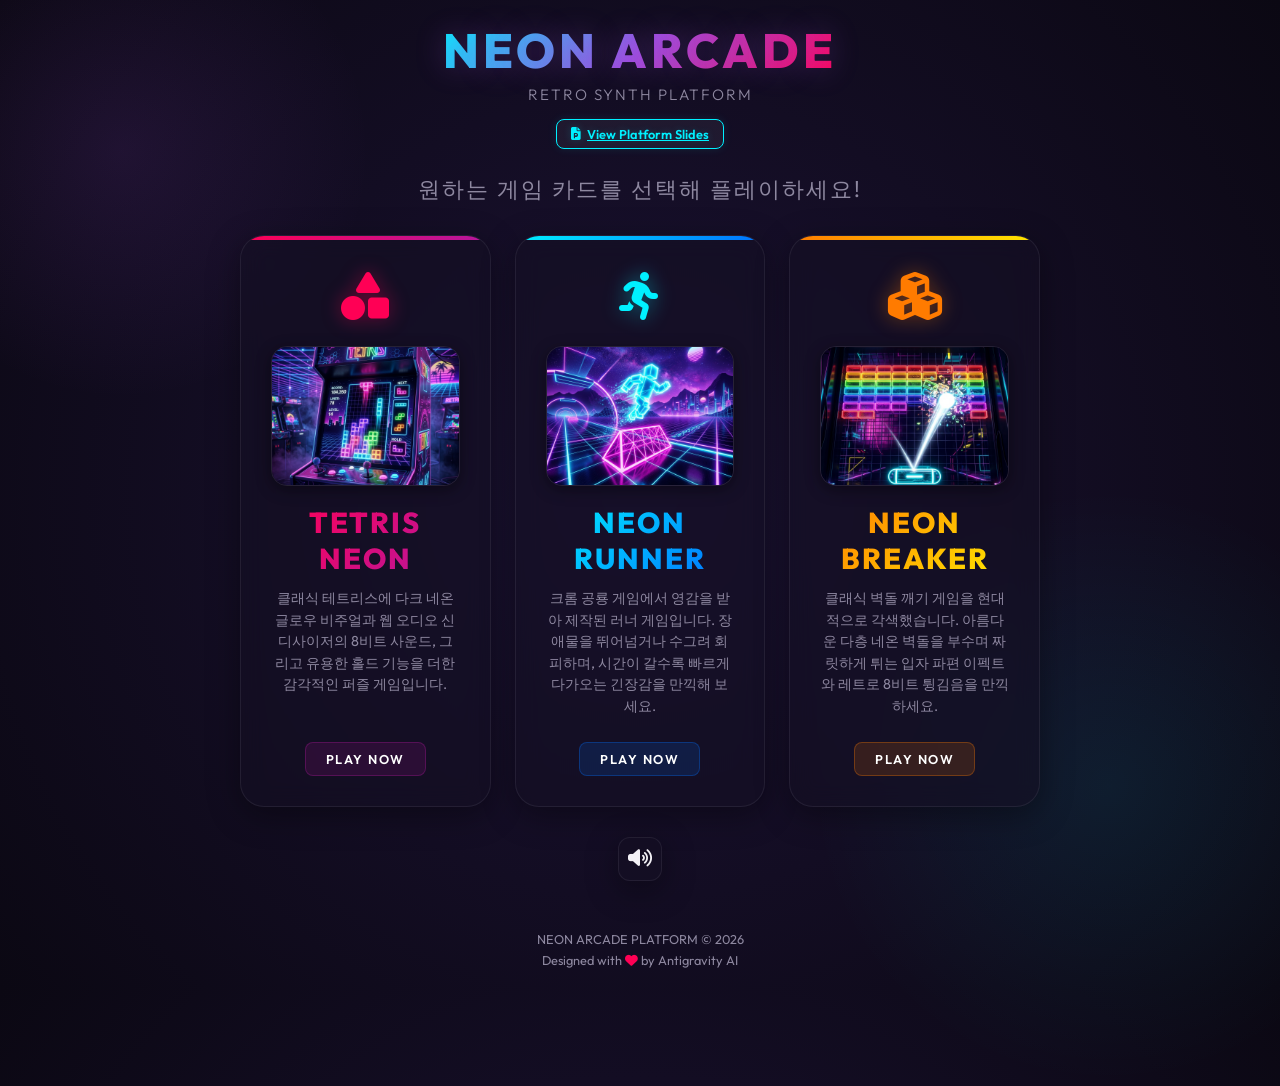
<file: index.html>
<!DOCTYPE html>
<html lang="ko">
<head>
  <meta charset="UTF-8">
  <meta name="viewport" content="width=device-width, initial-scale=1.0">
  <meta name="description" content="NEON ARCADE - HTML5, CSS3, JavaScript로 제작된 프리미엄 다크 네온 아케이드 게임 플랫폼입니다. 테트리스와 네온 러너 중 원하는 게임을 마음껏 선택해 즐기세요!">
  <meta name="keywords" content="테트리스, 러너 게임, 공룡게임, 웹게임, HTML5 게임, 무료게임, 네온 게임, 아케이드 플랫폼, retro arcade">
  <meta name="author" content="Antigravity Coding Assistant">
  
  <title>NEON ARCADE - Retro Game Platform</title>
  
  <!-- FontAwesome for Premium Icons -->
  <link rel="stylesheet" href="https://cdnjs.cloudflare.com/ajax/libs/font-awesome/6.4.0/css/all.min.css">
  
  <link rel="stylesheet" href="style.css">
</head>
<body>

  <div class="container">
    <header>
      <h1 id="main-title">Neon Arcade</h1>
      <div class="subtitle">Retro Synth Platform</div>
      <div style="margin-top: 15px;">
        <a href="slides.html" target="_blank" class="home-btn" style="display: inline-flex; border-color: var(--color-i); color: var(--color-i); text-shadow: 0 0 8px rgba(0, 240, 255, 0.2); box-shadow: 0 0 10px rgba(0, 240, 255, 0.1);"><i class="fa-solid fa-file-powerpoint"></i> View Platform Slides</a>
      </div>
    </header>

    <!-- ==================== 1. LOBBY SCREEN ==================== -->
    <div id="lobby-screen" class="screen active">
      <div class="lobby-title">원하는 게임 카드를 선택해 플레이하세요!</div>
      
      <div class="game-selection">
        <!-- Tetris Selection Card -->
        <div class="game-card tetris-card" id="select-tetris" role="button" aria-label="테트리스 네온 시작">
          <div class="card-icon"><i class="fa-solid fa-shapes"></i></div>
          <img src="tetris_preview.png" class="card-img" alt="Tetris Neon Preview">
          <h2 class="card-title">Tetris Neon</h2>
          <p class="card-desc">클래식 테트리스에 다크 네온 글로우 비주얼과 웹 오디오 신디사이저의 8비트 사운드, 그리고 유용한 홀드 기능을 더한 감각적인 퍼즐 게임입니다.</p>
          <button class="card-btn">Play Now</button>
        </div>

        <!-- Runner Selection Card -->
        <div class="game-card runner-card" id="select-runner" role="button" aria-label="네온 러너 시작">
          <div class="card-icon"><i class="fa-solid fa-person-running"></i></div>
          <img src="runner_preview.png" class="card-img" alt="Neon Runner Preview">
          <h2 class="card-title">Neon Runner</h2>
          <p class="card-desc">크롬 공룡 게임에서 영감을 받아 제작된 러너 게임입니다. 장애물을 뛰어넘거나 수그려 회피하며, 시간이 갈수록 빠르게 다가오는 긴장감을 만끽해 보세요.</p>
          <button class="card-btn">Play Now</button>
        </div>

        <!-- Breaker Selection Card -->
        <div class="game-card breaker-card" id="select-breaker" role="button" aria-label="네온 브레이커 시작">
          <div class="card-icon"><i class="fa-solid fa-cubes"></i></div>
          <img src="breaker_preview.png" class="card-img" alt="Neon Breaker Preview">
          <h2 class="card-title">Neon Breaker</h2>
          <p class="card-desc">클래식 벽돌 깨기 게임을 현대적으로 각색했습니다. 아름다운 다층 네온 벽돌을 부수며 짜릿하게 튀는 입자 파편 이펙트와 레트로 8비트 튕김음을 만끽하세요.</p>
          <button class="card-btn">Play Now</button>
        </div>
      </div>
    </div>

    <!-- ==================== 2. TETRIS SCREEN ==================== -->
    <div id="tetris-screen" class="screen">
      <!-- Game Navigation Bar -->
      <div class="game-header-bar">
        <div class="game-header-title" style="color: var(--color-z)"><i class="fa-solid fa-shapes"></i> Tetris Neon</div>
        <button class="home-btn" id="tetris-home-btn"><i class="fa-solid fa-house"></i> Lobby</button>
      </div>

      <main class="game-interface">
        <!-- Left Side Panel (Hold & Controls) -->
        <section class="side-panel">
          <div class="panel-section" id="hold-section">
            <h2 class="panel-title">Hold</h2>
            <canvas id="hold-canvas" class="sub-canvas" width="96" height="96"></canvas>
          </div>
          
          <div class="panel-section" id="controls-section">
            <h2 class="panel-title">Controls</h2>
            <div class="controls-guide">
              <div class="control-item">
                <span>이동 (Move)</span>
                <div>
                  <span class="key-badge">←</span> <span class="key-badge">→</span>
                </div>
              </div>
              <div class="control-item">
                <span>소프트 드롭</span>
                <span class="key-badge">↓</span>
              </div>
              <div class="control-item">
                <span>하드 드롭</span>
                <span class="key-badge">Space</span>
              </div>
              <div class="control-item">
                <span>회전 (Rotate)</span>
                <span class="key-badge">↑</span>
              </div>
              <div class="control-item">
                <span>홀드 (Hold)</span>
                <span class="key-badge">C</span>
              </div>
              <div class="control-item">
                <span>일시정지</span>
                <div>
                  <span class="key-badge">P</span> <span class="key-badge">Esc</span>
                </div>
              </div>
            </div>
          </div>
        </section>

        <!-- Center Board Area -->
        <section class="board-container" id="board-wrapper">
          <canvas id="tetris-board" width="300" height="600" tabindex="0"></canvas>
          
          <div id="flash-overlay" class="line-clear-flash"></div>

          <!-- Overlays -->
          <div id="start-overlay" class="board-overlay active">
            <div class="overlay-content">
              <h2 class="overlay-title">Ready?</h2>
              <p class="overlay-score">네온 비주얼과 사운드로 즐기는 테트리스 퍼즐!</p>
              <button id="start-btn" class="btn">Start Game</button>
            </div>
          </div>

          <div id="pause-overlay" class="board-overlay">
            <div class="overlay-content">
              <h2 class="overlay-title">Paused</h2>
              <p class="overlay-score">게임이 일시 정지되었습니다.</p>
              <button id="resume-btn" class="btn">Resume</button>
            </div>
          </div>

          <div id="gameover-overlay" class="board-overlay">
            <div class="overlay-content">
              <h2 class="overlay-title game-over-title">Game Over</h2>
              <p class="overlay-score">최종 점수: <strong id="final-score">0</strong></p>
              <button id="restart-btn" class="btn">Play Again</button>
            </div>
          </div>
        </section>

        <!-- Right Side Panel (Next & Score) -->
        <section class="side-panel">
          <div class="panel-section" id="next-section">
            <h2 class="panel-title">Next</h2>
            <canvas id="next-canvas" class="sub-canvas" width="96" height="96"></canvas>
          </div>

          <div class="panel-section" id="score-section">
            <h2 class="panel-title">Scoreboard</h2>
            <div style="width: 100%; display: flex; flex-direction: column; gap: 12px;">
              <div>
                <div class="panel-title" style="border:none; margin:0; padding:0; font-size:0.7rem;">Score</div>
                <div id="score" class="value-display">0</div>
              </div>
              <div>
                <div class="panel-title" style="border:none; margin:0; padding:0; font-size:0.7rem;">High Score</div>
                <div id="high-score" class="value-display high-score-val">0</div>
              </div>
              <div style="display: flex; justify-content: space-between; border-top: 1px solid rgba(255,255,255,0.05); padding-top: 10px;">
                <div style="text-align: left;">
                  <div class="panel-title" style="border:none; margin:0; padding:0; font-size:0.7rem;">Level</div>
                  <div id="level" class="value-display" style="font-size: 1.2rem;">1</div>
                </div>
                <div style="text-align: right;">
                  <div class="panel-title" style="border:none; margin:0; padding:0; font-size:0.7rem;">Lines</div>
                  <div id="lines" class="value-display" style="font-size: 1.2rem;">0</div>
                </div>
              </div>
            </div>
          </div>
        </section>
      </main>
    </div>

    <!-- ==================== 3. RUNNER SCREEN ==================== -->
    <div id="runner-screen" class="screen">
      <!-- Game Navigation Bar -->
      <div class="game-header-bar">
        <div class="game-header-title" style="color: var(--color-i)"><i class="fa-solid fa-person-running"></i> Neon Runner</div>
        <button class="home-btn" id="runner-home-btn"><i class="fa-solid fa-house"></i> Lobby</button>
      </div>

      <main class="runner-interface">
        <!-- Left Side Runner Canvas -->
        <section class="runner-board-wrapper" id="runner-wrapper">
          <canvas id="runner-board" width="640" height="300" tabindex="0"></canvas>
          
          <!-- Overlays -->
          <div id="runner-start-overlay" class="board-overlay active">
            <div class="overlay-content">
              <h2 class="overlay-title runner-title">Neon Runner</h2>
              <p class="overlay-score">장애물을 피하고 한계 너머로 질주하세요!</p>
              <button id="runner-start-btn" class="btn">Start Run</button>
            </div>
          </div>

          <div id="runner-gameover-overlay" class="board-overlay">
            <div class="overlay-content">
              <h2 class="overlay-title game-over-title">Crashed</h2>
              <p class="overlay-score">최종 거리: <strong id="runner-final-score">0</strong> m</p>
              <button id="runner-restart-btn" class="btn">Run Again</button>
            </div>
          </div>
        </section>

        <!-- Right Side Panel (Score & Controls) -->
        <section class="side-panel">
          <div class="panel-section">
            <h2 class="panel-title">Runner Panel</h2>
            <div style="width: 100%; display: flex; flex-direction: column; gap: 16px;">
              <div>
                <div class="panel-title" style="border:none; margin:0; padding:0; font-size:0.7rem;">Distance</div>
                <div id="runner-score" class="value-display">0 m</div>
              </div>
              <div>
                <div class="panel-title" style="border:none; margin:0; padding:0; font-size:0.7rem;">Max Distance</div>
                <div id="runner-high-score" class="value-display runner-high-score-val">0 m</div>
              </div>
            </div>
          </div>

          <div class="panel-section">
            <h2 class="panel-title">Controls</h2>
            <div class="controls-guide">
              <div class="control-item">
                <span>점프 (Jump)</span>
                <div>
                  <span class="key-badge">Space</span> <span class="key-badge">↑</span>
                </div>
              </div>
              <div class="control-item">
                <span>수그리기 (Slide)</span>
                <div>
                  <span class="key-badge">↓</span> <span class="key-badge">S</span>
                </div>
              </div>
              <div class="control-item" style="border:none;">
                <span style="color: var(--text-muted); font-size: 0.7rem;">* 점프 키는 모바일/마우스 화면 터치로도 작동합니다.</span>
              </div>
            </div>
          </div>
        </section>
      </main>
    </div>

    <!-- ==================== 4. BREAKER SCREEN ==================== -->
    <div id="breaker-screen" class="screen">
      <!-- Game Navigation Bar -->
      <div class="game-header-bar">
        <div class="game-header-title" style="color: var(--color-l)"><i class="fa-solid fa-cubes"></i> Neon Breaker</div>
        <button class="home-btn" id="breaker-home-btn"><i class="fa-solid fa-house"></i> Lobby</button>
      </div>

      <main class="runner-interface" style="grid-template-columns: minmax(320px, 400px) 220px; justify-content: center;">
        <!-- Left Side Breaker Canvas (400x500) -->
        <section class="runner-board-wrapper" id="breaker-wrapper" style="box-shadow: 0 20px 40px rgba(0, 0, 0, 0.5), 0 0 30px rgba(255, 123, 0, 0.15); border-color: rgba(255, 123, 0, 0.2); width:100%; max-width:400px;">
          <canvas id="breaker-board" width="400" height="500" tabindex="0" style="display:block; width:100%; height:auto; background:rgba(8, 5, 15, 0.95); outline:none;"></canvas>
          
          <!-- Overlays -->
          <div id="breaker-start-overlay" class="board-overlay active">
            <div class="overlay-content">
              <h2 class="overlay-title" style="background: linear-gradient(to right, var(--color-l), var(--color-o)); -webkit-background-clip: text; -webkit-text-fill-color: transparent;">Neon Breaker</h2>
              <p class="overlay-score">패들을 제어해 공을 튕겨 네온 벽돌을 모두 부수세요!</p>
              <button id="breaker-start-btn" class="btn" style="background: linear-gradient(135deg, var(--color-l) 0%, #ff5500 100%); box-shadow: 0 4px 15px rgba(255, 123, 0, 0.3);">Start Break</button>
            </div>
          </div>

          <div id="breaker-gameover-overlay" class="board-overlay">
            <div class="overlay-content">
              <h2 class="overlay-title game-over-title">Failed</h2>
              <p class="overlay-score">최종 점수: <strong id="breaker-final-score">0</strong></p>
              <button id="breaker-restart-btn" class="btn" style="background: linear-gradient(135deg, var(--color-l) 0%, #ff5500 100%);">Try Again</button>
            </div>
          </div>

          <div id="breaker-clear-overlay" class="board-overlay">
            <div class="overlay-content">
              <h2 class="overlay-title" style="background: linear-gradient(to right, #00ff66, #00f0ff); -webkit-background-clip: text; -webkit-text-fill-color: transparent;">Stage Clear!</h2>
              <p class="overlay-score" style="color:#00ff66; margin-bottom: 10px;">축하합니다! 완벽하게 클리어했습니다.</p>
              <p class="overlay-score">최종 점수: <strong id="breaker-clear-score">0</strong></p>
              <button id="breaker-clear-btn" class="btn" style="background: linear-gradient(135deg, #00ff66 0%, #00a844 100%); box-shadow: 0 4px 15px rgba(0, 255, 102, 0.3);">Play Again</button>
            </div>
          </div>
        </section>

        <!-- Right Side Panel (Score & Controls) -->
        <section class="side-panel">
          <div class="panel-section">
            <h2 class="panel-title">Game Info</h2>
            <div style="width: 100%; display: flex; flex-direction: column; gap: 16px;">
              <div>
                <div class="panel-title" style="border:none; margin:0; padding:0; font-size:0.7rem;">Score</div>
                <div id="breaker-score" class="value-display">0</div>
              </div>
              <div>
                <div class="panel-title" style="border:none; margin:0; padding:0; font-size:0.7rem;">High Score</div>
                <div id="breaker-high-score" class="value-display" style="color: var(--color-l); text-shadow: 0 0 10px rgba(255, 123, 0, 0.3);">0</div>
              </div>
              <div style="border-top: 1px solid rgba(255,255,255,0.05); padding-top: 10px;">
                <div class="panel-title" style="border:none; margin:0; padding:0; font-size:0.7rem;">Lives</div>
                <div id="breaker-lives" class="value-display" style="color: var(--color-z); text-shadow: 0 0 10px rgba(255, 0, 85, 0.3);">❤️ ❤️ ❤️</div>
              </div>
            </div>
          </div>

          <div class="panel-section">
            <h2 class="panel-title">Controls</h2>
            <div class="controls-guide">
              <div class="control-item">
                <span>패들 이동 (Move)</span>
                <div>
                  <span class="key-badge">←</span> <span class="key-badge">→</span>
                </div>
              </div>
              <div class="control-item" style="border:none; padding-top:6px;">
                <span style="color: var(--text-muted); font-size: 0.65rem; line-height: 1.3; display:block;">* 마우스 커서의 움직임으로도 패들이 유연하게 반응합니다.</span>
              </div>
            </div>
          </div>
        </section>
      </main>
    </div>

    <!-- Global Sound Toggle Control -->
    <div class="control-bar">
      <button id="mute-btn" class="icon-btn" title="전체 사운드 토글" aria-label="전체 사운드 토글">
        <i class="fa-solid fa-volume-high" id="mute-icon"></i>
      </button>
    </div>

    <footer>
      <span>NEON ARCADE PLATFORM &copy; 2026</span>
      <span>Designed with <i class="fa-solid fa-heart" style="color: var(--color-z)"></i> by Antigravity AI</span>
    </footer>
  </div>

  <!-- Game Scripts -->
  <script src="audio.js"></script>
  <script src="tetris.js"></script>
  <script src="runner.js"></script>
  <script src="breaker.js"></script>
  <script src="platform.js"></script>
</body>
</html>
</file>
<file: style.css>
/* style.css */
@import url('https://fonts.googleapis.com/css2?family=Outfit:wght@300;400;600;800&display=swap');

:root {
  --bg-primary: #0b0813;
  --bg-secondary: #140f24;
  --text-main: #f3f1f6;
  --text-muted: #8e88a0;
  --primary: #9d4edd;
  --primary-glow: rgba(157, 78, 221, 0.4);
  --accent: #3c096c;
  --glass-bg: rgba(20, 15, 36, 0.6);
  --glass-border: rgba(255, 255, 255, 0.07);
  --glass-glow: 0 8px 32px 0 rgba(0, 0, 0, 0.37);
  
  /* Neon Accent Colors */
  --color-i: #00f0ff; /* Cyan */
  --color-o: #ffe600; /* Yellow */
  --color-t: #b5179e; /* Purple */
  --color-s: #38b000; /* Green */
  --color-z: #ff0055; /* Pink/Red */
  --color-j: #0072ff; /* Blue */
  --color-l: #ff7b00; /* Orange */
}

* {
  box-sizing: border-box;
  margin: 0;
  padding: 0;
  user-select: none;
}

body {
  font-family: 'Outfit', -apple-system, BlinkMacSystemFont, "Segoe UI", Roboto, sans-serif;
  background: radial-gradient(circle at center, #1b1233 0%, var(--bg-primary) 100%);
  color: var(--text-main);
  min-height: 100vh;
  display: flex;
  flex-direction: column;
  align-items: center;
  justify-content: center;
  overflow-x: hidden;
  position: relative;
}

/* Background elements for depth */
body::before {
  content: '';
  position: absolute;
  width: 500px;
  height: 500px;
  background: radial-gradient(circle, rgba(157, 78, 221, 0.12) 0%, rgba(0,0,0,0) 70%);
  top: -10%;
  left: -10%;
  z-index: -1;
  pointer-events: none;
}

body::after {
  content: '';
  position: absolute;
  width: 600px;
  height: 600px;
  background: radial-gradient(circle, rgba(0, 240, 255, 0.08) 0%, rgba(0,0,0,0) 70%);
  bottom: -10%;
  right: -10%;
  z-index: -1;
  pointer-events: none;
}

.container {
  display: flex;
  flex-direction: column;
  align-items: center;
  gap: 20px;
  width: 100%;
  max-width: 950px;
  padding: 20px;
  z-index: 1;
}

/* Header design */
header {
  text-align: center;
  margin-bottom: 5px;
}

h1 {
  font-size: 3rem;
  font-weight: 800;
  letter-spacing: 4px;
  background: linear-gradient(135deg, var(--color-i) 0%, var(--primary) 50%, var(--color-z) 100%);
  -webkit-background-clip: text;
  -webkit-text-fill-color: transparent;
  text-shadow: 0 0 30px rgba(157, 78, 221, 0.3);
  margin-bottom: 5px;
  text-transform: uppercase;
}

.subtitle {
  font-size: 0.95rem;
  color: var(--text-muted);
  font-weight: 300;
  letter-spacing: 2px;
  text-transform: uppercase;
}

/* Multi-Screen Structure */
.screen {
  display: none;
  width: 100%;
  opacity: 0;
  transform: translateY(10px);
  transition: opacity 0.4s cubic-bezier(0.25, 0.8, 0.25, 1), transform 0.4s cubic-bezier(0.25, 0.8, 0.25, 1);
}

.screen.active {
  display: block;
  opacity: 1;
  transform: translateY(0);
}

/* --- LOBBY SCREEN (GAME SELECTION) --- */
#lobby-screen {
  max-width: 800px;
  margin: 0 auto;
}

.lobby-title {
  text-align: center;
  font-size: 1.4rem;
  color: var(--text-muted);
  margin-bottom: 30px;
  font-weight: 400;
  letter-spacing: 2px;
}

.game-selection {
  display: grid;
  grid-template-columns: repeat(3, 1fr);
  gap: 24px;
  width: 100%;
}

@media (max-width: 900px) {
  .game-selection {
    grid-template-columns: 1fr 1fr;
    gap: 20px;
  }
}

@media (max-width: 640px) {
  .game-selection {
    grid-template-columns: 1fr;
    gap: 16px;
  }
}

.game-card {
  background: var(--glass-bg);
  border: 1px solid var(--glass-border);
  border-radius: 24px;
  padding: 30px;
  text-align: center;
  box-shadow: var(--glass-glow);
  backdrop-filter: blur(12px);
  -webkit-backdrop-filter: blur(12px);
  cursor: pointer;
  transition: all 0.3s cubic-bezier(0.25, 0.8, 0.25, 1);
  display: flex;
  flex-direction: column;
  align-items: center;
  position: relative;
  overflow: hidden;
}

/* Accent neon borders for cards */
.game-card::before {
  content: '';
  position: absolute;
  top: 0;
  left: 0;
  width: 100%;
  height: 4px;
  transition: all 0.3s;
}

.game-card.tetris-card::before {
  background: linear-gradient(90deg, var(--color-z), var(--color-t));
}

.game-card.runner-card::before {
  background: linear-gradient(90deg, var(--color-i), var(--color-j));
}

.card-icon {
  font-size: 3rem;
  margin-bottom: 20px;
  transition: transform 0.3s;
}

.game-card.tetris-card .card-icon {
  color: var(--color-z);
  text-shadow: 0 0 20px rgba(255, 0, 85, 0.4);
}

.game-card.runner-card .card-icon {
  color: var(--color-i);
  text-shadow: 0 0 20px rgba(0, 240, 255, 0.4);
}

.card-title {
  font-size: 1.8rem;
  font-weight: 800;
  letter-spacing: 2px;
  margin-bottom: 12px;
  text-transform: uppercase;
}

.game-card.tetris-card .card-title {
  background: linear-gradient(135deg, #ff0055, #b5179e);
  -webkit-background-clip: text;
  -webkit-text-fill-color: transparent;
}

.game-card.runner-card .card-title {
  background: linear-gradient(135deg, #00f0ff, #0072ff);
  -webkit-background-clip: text;
  -webkit-text-fill-color: transparent;
}

.card-desc {
  font-size: 0.9rem;
  color: var(--text-muted);
  line-height: 1.5;
  margin-bottom: 24px;
  flex-grow: 1;
}

.card-img {
  width: 100%;
  height: 140px;
  object-fit: cover;
  border-radius: 16px;
  margin-bottom: 18px;
  border: 1px solid rgba(255, 255, 255, 0.08);
  box-shadow: 0 4px 15px rgba(0, 0, 0, 0.4);
  transition: transform 0.3s;
}

.game-card:hover .card-img {
  transform: scale(1.03);
}

.game-card:hover {
  transform: translateY(-8px);
  border-color: rgba(255, 255, 255, 0.15);
}

.game-card.tetris-card:hover {
  box-shadow: 0 15px 35px rgba(181, 23, 158, 0.2), 0 0 20px rgba(255, 0, 85, 0.1);
}

.game-card.runner-card:hover {
  box-shadow: 0 15px 35px rgba(0, 114, 255, 0.2), 0 0 20px rgba(0, 240, 255, 0.1);
}

.game-card:hover .card-icon {
  transform: scale(1.15) rotate(3deg);
}

/* Play Now button inside card */
.card-btn {
  font-family: 'Outfit', sans-serif;
  font-weight: 600;
  font-size: 0.8rem;
  letter-spacing: 1.5px;
  text-transform: uppercase;
  color: #fff;
  border: none;
  border-radius: 8px;
  padding: 8px 20px;
  cursor: pointer;
  transition: all 0.2s;
}

.game-card.tetris-card .card-btn {
  background: rgba(181, 23, 158, 0.15);
  border: 1px solid rgba(181, 23, 158, 0.3);
}

.game-card.tetris-card:hover .card-btn {
  background: linear-gradient(135deg, #ff0055, #b5179e);
  box-shadow: 0 4px 15px rgba(255, 0, 85, 0.4);
}

.game-card.runner-card .card-btn {
  background: rgba(0, 114, 255, 0.15);
  border: 1px solid rgba(0, 114, 255, 0.3);
}

.game-card.runner-card:hover .card-btn {
  background: linear-gradient(135deg, #00f0ff, #0072ff);
  box-shadow: 0 4px 15px rgba(0, 240, 255, 0.4);
}

/* Header bar for game screens */
.game-header-bar {
  display: flex;
  justify-content: space-between;
  align-items: center;
  width: 100%;
  margin-bottom: 20px;
  background: var(--glass-bg);
  border: 1px solid var(--glass-border);
  border-radius: 16px;
  padding: 10px 20px;
  box-shadow: var(--glass-glow);
  backdrop-filter: blur(8px);
}

.game-header-title {
  font-size: 1.3rem;
  font-weight: 800;
  text-transform: uppercase;
  letter-spacing: 1.5px;
}

.game-header-title i {
  margin-right: 8px;
}

.home-btn {
  background: rgba(255, 255, 255, 0.05);
  border: 1px solid rgba(255, 255, 255, 0.1);
  color: var(--text-main);
  border-radius: 8px;
  padding: 6px 14px;
  font-family: 'Outfit', sans-serif;
  font-size: 0.8rem;
  font-weight: 600;
  display: flex;
  align-items: center;
  gap: 6px;
  cursor: pointer;
  transition: all 0.2s;
}

.home-btn:hover {
  background: rgba(255, 255, 255, 0.15);
  color: #fff;
  border-color: rgba(255, 255, 255, 0.2);
  transform: translateY(-1px);
}

/* --- TETRIS SCREEN SPECIFICS --- */
.game-interface {
  display: grid;
  grid-template-columns: 180px 320px 180px;
  gap: 24px;
  align-items: start;
  justify-content: center;
}

@media (max-width: 768px) {
  .game-interface {
    grid-template-columns: 1fr;
    gap: 16px;
  }
  
  .side-panel {
    display: flex;
    flex-direction: row !important;
    justify-content: space-between;
    width: 320px;
    margin: 0 auto;
  }

  .panel-section {
    flex: 1;
    margin: 0 !important;
  }
}

/* Common Panel Styling (Glassmorphism) */
.side-panel {
  display: flex;
  flex-direction: column;
  gap: 16px;
}

.panel-section {
  background: var(--glass-bg);
  border: 1px solid var(--glass-border);
  border-radius: 16px;
  padding: 16px;
  box-shadow: var(--glass-glow);
  backdrop-filter: blur(12px);
  -webkit-backdrop-filter: blur(12px);
  transition: transform 0.3s cubic-bezier(0.25, 0.8, 0.25, 1), border-color 0.3s;
  display: flex;
  flex-direction: column;
  align-items: center;
  text-align: center;
}

.panel-section:hover {
  transform: translateY(-2px);
  border-color: rgba(255, 255, 255, 0.15);
}

.panel-title {
  font-size: 0.8rem;
  font-weight: 600;
  text-transform: uppercase;
  color: var(--text-muted);
  letter-spacing: 1.5px;
  margin-bottom: 10px;
  width: 100%;
  border-bottom: 1px solid rgba(255, 255, 255, 0.05);
  padding-bottom: 6px;
}

/* Display values styling */
.value-display {
  font-size: 1.8rem;
  font-weight: 800;
  font-family: 'Outfit', sans-serif;
  color: #fff;
  text-shadow: 0 0 10px rgba(255, 255, 255, 0.2);
}

.high-score-val {
  color: var(--color-o);
  text-shadow: 0 0 10px rgba(255, 230, 0, 0.3);
}

.runner-high-score-val {
  color: var(--color-i);
  text-shadow: 0 0 10px rgba(0, 240, 255, 0.3);
}

/* Preview / Hold Canvas Styles */
.sub-canvas {
  background: rgba(0, 0, 0, 0.3);
  border-radius: 8px;
  border: 1px solid rgba(255, 255, 255, 0.05);
}

/* Center Board Styling */
.board-container {
  position: relative;
  border-radius: 20px;
  overflow: hidden;
  background: var(--glass-bg);
  border: 2px solid var(--glass-border);
  box-shadow: 0 20px 40px rgba(0, 0, 0, 0.5), 0 0 30px rgba(157, 78, 221, 0.15);
  backdrop-filter: blur(16px);
  -webkit-backdrop-filter: blur(16px);
}

#tetris-board {
  display: block;
  background: rgba(8, 5, 15, 0.95);
  outline: none;
}

/* Overlay Menus (Start, Pause, Game Over) */
.board-overlay {
  position: absolute;
  top: 0;
  left: 0;
  width: 100%;
  height: 100%;
  background: rgba(11, 8, 19, 0.85);
  backdrop-filter: blur(8px);
  -webkit-backdrop-filter: blur(8px);
  display: flex;
  flex-direction: column;
  align-items: center;
  justify-content: center;
  z-index: 5;
  opacity: 0;
  pointer-events: none;
  transition: opacity 0.4s cubic-bezier(0.25, 0.8, 0.25, 1);
}

.board-overlay.active {
  opacity: 1;
  pointer-events: auto;
}

.overlay-content {
  text-align: center;
  padding: 30px;
  border-radius: 20px;
  background: rgba(20, 15, 36, 0.9);
  border: 1px solid rgba(255, 255, 255, 0.1);
  box-shadow: 0 10px 30px rgba(0, 0, 0, 0.5);
  transform: scale(0.9);
  transition: transform 0.4s cubic-bezier(0.25, 0.8, 0.25, 1);
}

.board-overlay.active .overlay-content {
  transform: scale(1);
}

.overlay-title {
  font-size: 2rem;
  font-weight: 800;
  margin-bottom: 15px;
  text-transform: uppercase;
  letter-spacing: 2px;
}

.overlay-title.game-over-title {
  background: linear-gradient(to right, var(--color-z), #ff8800);
  -webkit-background-clip: text;
  -webkit-text-fill-color: transparent;
}

.overlay-title.runner-title {
  background: linear-gradient(to right, var(--color-i), var(--color-j));
  -webkit-background-clip: text;
  -webkit-text-fill-color: transparent;
}

.overlay-score {
  font-size: 1.1rem;
  color: var(--text-muted);
  margin-bottom: 25px;
}

.overlay-score strong {
  color: #fff;
  font-size: 1.5rem;
}

/* --- RUNNER SCREEN SPECIFICS --- */
.runner-interface {
  display: grid;
  grid-template-columns: 640px 220px;
  gap: 24px;
  justify-content: center;
  align-items: start;
}

@media (max-width: 900px) {
  .runner-interface {
    grid-template-columns: 1fr;
  }
}

.runner-board-wrapper {
  position: relative;
  border-radius: 20px;
  overflow: hidden;
  background: var(--glass-bg);
  border: 2px solid var(--glass-border);
  box-shadow: 0 20px 40px rgba(0, 0, 0, 0.5), 0 0 30px rgba(0, 240, 255, 0.15);
  backdrop-filter: blur(16px);
  -webkit-backdrop-filter: blur(16px);
  width: 100%;
}

#runner-board {
  display: block;
  background: rgba(8, 5, 15, 0.95);
  outline: none;
  width: 100%;
  height: auto;
}

/* Custom Styled Buttons */
.btn {
  font-family: 'Outfit', sans-serif;
  font-weight: 600;
  font-size: 0.95rem;
  letter-spacing: 1.5px;
  text-transform: uppercase;
  color: #fff;
  background: linear-gradient(135deg, var(--primary) 0%, var(--accent) 100%);
  border: none;
  border-radius: 12px;
  padding: 12px 28px;
  cursor: pointer;
  box-shadow: 0 4px 15px rgba(157, 78, 221, 0.3), inset 0 1px rgba(255, 255, 255, 0.2);
  transition: all 0.2s cubic-bezier(0.25, 0.8, 0.25, 1);
  position: relative;
  overflow: hidden;
}

.btn::after {
  content: '';
  position: absolute;
  top: 0;
  left: -50%;
  width: 200%;
  height: 100%;
  background: linear-gradient(to right, rgba(255, 255, 255, 0) 0%, rgba(255, 255, 255, 0.15) 50%, rgba(255, 255, 255, 0) 100%);
  transform: skewX(-25deg);
  transition: 0.75s;
}

.btn:hover::after {
  left: 125%;
}

.btn:hover {
  transform: translateY(-2px);
  box-shadow: 0 6px 20px rgba(157, 78, 221, 0.5), 0 0 15px rgba(255, 255, 255, 0.1);
  background: linear-gradient(135deg, #b5179e 0%, var(--primary) 100%);
}

.btn:active {
  transform: translateY(1px);
  box-shadow: 0 2px 8px rgba(157, 78, 221, 0.4);
}

.btn-secondary {
  background: rgba(255, 255, 255, 0.05);
  border: 1px solid rgba(255, 255, 255, 0.1);
  box-shadow: none;
}

.btn-secondary:hover {
  background: rgba(255, 255, 255, 0.1);
  box-shadow: 0 5px 15px rgba(0, 0, 0, 0.2);
  border-color: rgba(255, 255, 255, 0.2);
}

/* Audio control, game states etc */
.control-bar {
  display: flex;
  justify-content: center;
  gap: 12px;
  width: 100%;
  margin-top: 10px;
}

.icon-btn {
  background: var(--glass-bg);
  border: 1px solid var(--glass-border);
  border-radius: 12px;
  width: 44px;
  height: 44px;
  display: flex;
  align-items: center;
  justify-content: center;
  cursor: pointer;
  color: var(--text-main);
  font-size: 1.2rem;
  transition: all 0.2s;
  box-shadow: var(--glass-glow);
}

.icon-btn:hover {
  background: rgba(255, 255, 255, 0.1);
  color: #fff;
  border-color: rgba(255, 255, 255, 0.2);
  transform: scale(1.05);
}

.icon-btn:active {
  transform: scale(0.95);
}

/* Keyboard Guide (Left Panel Bottom) */
.controls-guide {
  font-size: 0.75rem;
  text-align: left !important;
  align-self: stretch;
  display: flex;
  flex-direction: column;
  gap: 8px;
}

.control-item {
  display: flex;
  justify-content: space-between;
  align-items: center;
  padding: 4px 0;
  border-bottom: 1px dashed rgba(255, 255, 255, 0.05);
}

.control-item:last-child {
  border-bottom: none;
}

.key-badge {
  background: rgba(255, 255, 255, 0.1);
  border: 1px solid rgba(255, 255, 255, 0.15);
  border-radius: 4px;
  padding: 2px 6px;
  font-family: monospace;
  font-weight: 600;
  color: #fff;
  box-shadow: 0 2px 0 rgba(0,0,0,0.3);
}

/* Line Clear Flash Effect overlay for canvas */
.line-clear-flash {
  position: absolute;
  top: 0;
  left: 0;
  width: 100%;
  height: 100%;
  background: white;
  opacity: 0;
  pointer-events: none;
  z-index: 2;
}

@keyframes flash {
  0% { opacity: 0.6; }
  100% { opacity: 0; }
}

.do-flash {
  animation: flash 0.2s ease-out;
}

/* Shake effect for hard drops */
@keyframes shake {
  0%, 100% { transform: translate(0, 0); }
  25% { transform: translate(-2px, 2px); }
  50% { transform: translate(2px, -2px); }
  75% { transform: translate(-1px, -1px); }
}

.shake {
  animation: shake 0.15s ease-in-out;
}

/* Footer Section */
footer {
  margin-top: 30px;
  font-size: 0.8rem;
  color: var(--text-muted);
  display: flex;
  flex-direction: column;
  align-items: center;
  gap: 5px;
}

footer a {
  color: var(--color-i);
  text-decoration: none;
  font-weight: 600;
  transition: opacity 0.2s;
}

footer a:hover {
  text-decoration: underline;
  opacity: 0.8;
}

/* --- NEON BREAKER CUSTOM STYLING --- */
.game-card.breaker-card::before {
  background: linear-gradient(90deg, var(--color-l), var(--color-o));
}

.game-card.breaker-card .card-icon {
  color: var(--color-l);
  text-shadow: 0 0 20px rgba(255, 123, 0, 0.4);
}

.game-card.breaker-card .card-title {
  background: linear-gradient(135deg, var(--color-l), var(--color-o));
  -webkit-background-clip: text;
  -webkit-text-fill-color: transparent;
}

.game-card.breaker-card:hover {
  box-shadow: 0 15px 35px rgba(255, 123, 0, 0.2), 0 0 20px rgba(255, 123, 0, 0.1);
}

.game-card.breaker-card .card-btn {
  background: rgba(255, 123, 0, 0.15);
  border: 1px solid rgba(255, 123, 0, 0.3);
}

.game-card.breaker-card:hover .card-btn {
  background: linear-gradient(135deg, var(--color-l), var(--color-o));
  box-shadow: 0 4px 15px rgba(255, 123, 0, 0.4);
}
</file>
